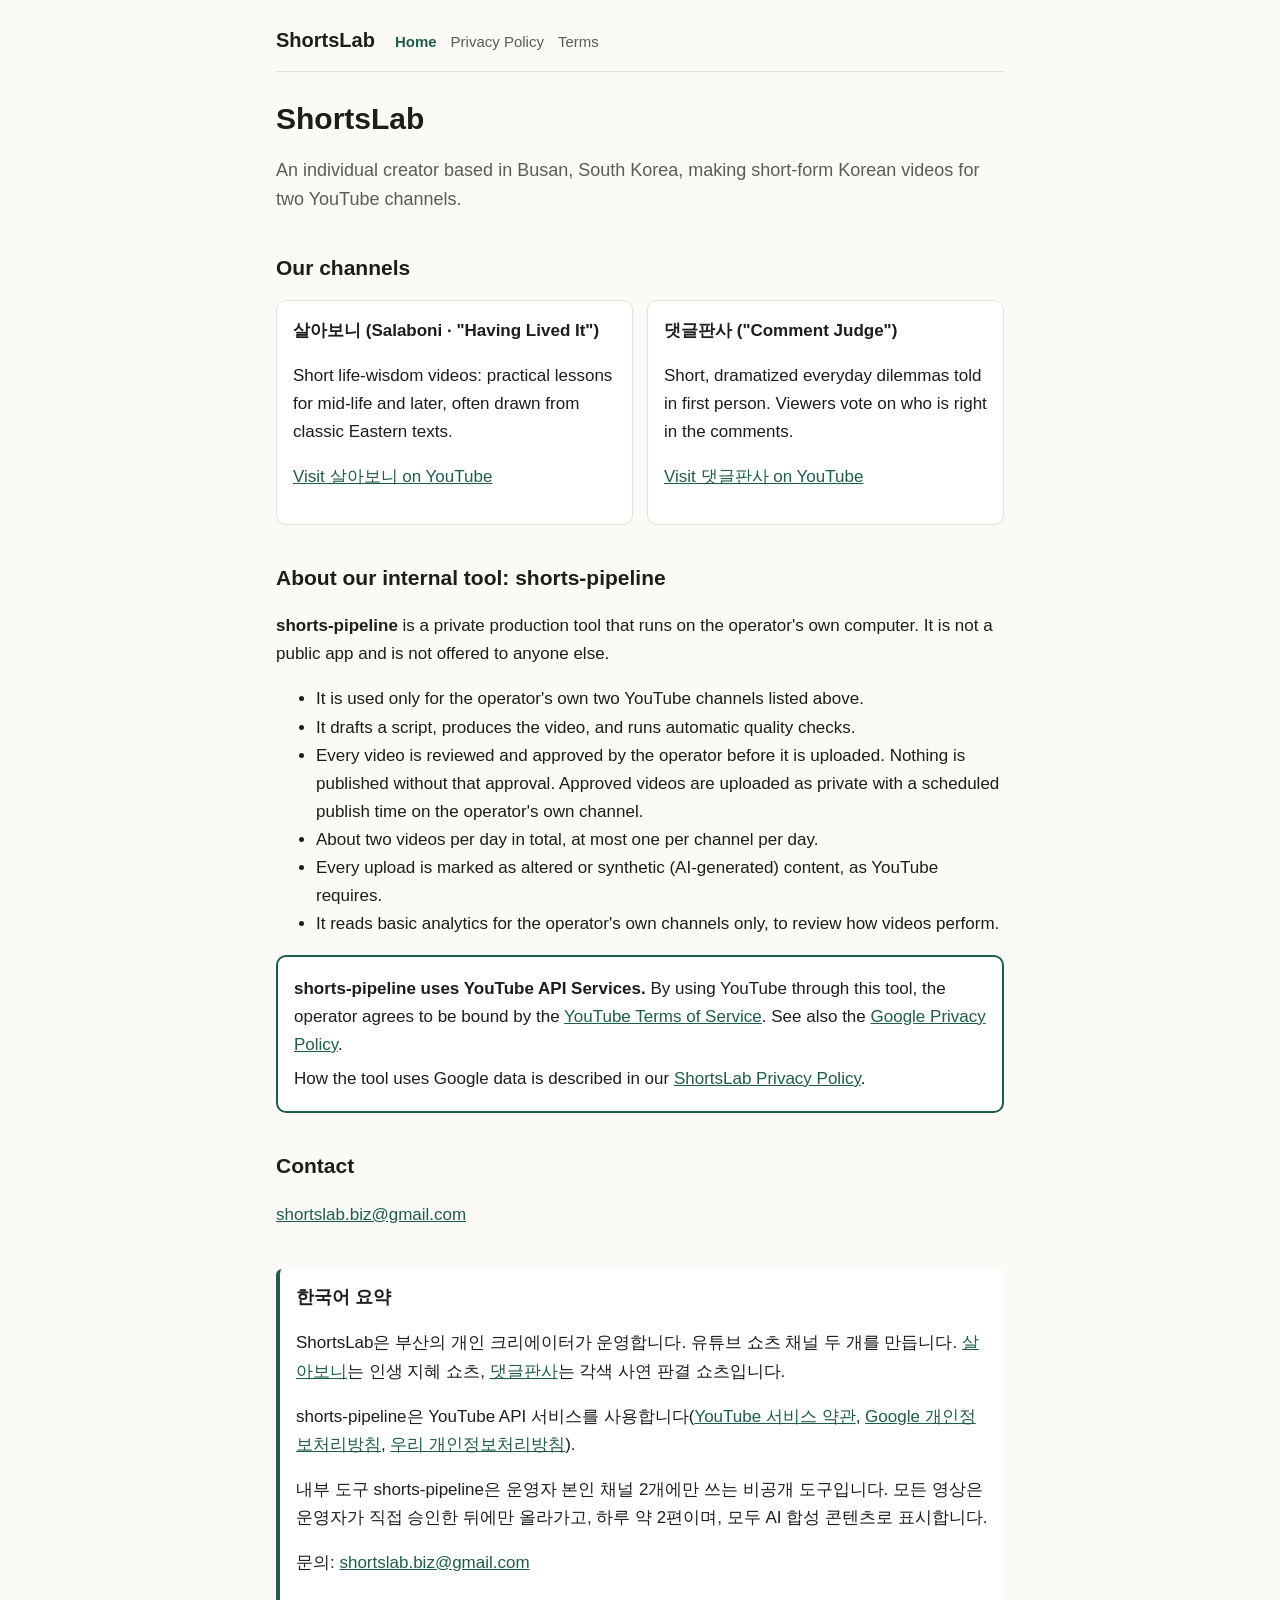
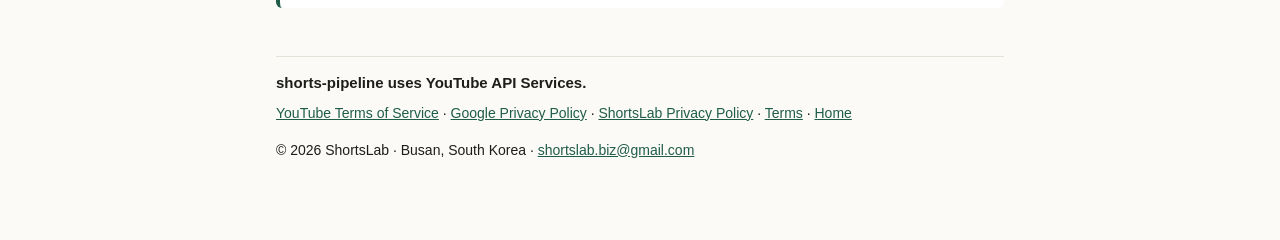
<file: index.html>
<!doctype html>
<html lang="en">
<head>
<meta charset="utf-8">
<meta name="viewport" content="width=device-width, initial-scale=1">
<title>ShortsLab</title>
<meta name="description" content="ShortsLab: an individual creator in Busan running two YouTube Shorts channels, 살아보니 and 댓글판사.">
<link rel="stylesheet" href="style.css">
</head>
<body>
<div class="wrap">
<header class="site"><a class="brand" href="./">ShortsLab</a>
<nav><a href="./" aria-current="page">Home</a><a href="privacy.html">Privacy Policy</a><a href="terms.html">Terms</a></nav></header>

<h1>ShortsLab</h1>
<p class="lead">An individual creator based in Busan, South Korea, making short-form Korean videos for two YouTube channels.</p>

<h2>Our channels</h2>
<div class="cards">
 <div class="card"><h3>살아보니 (Salaboni · "Having Lived It")</h3>
 <p>Short life-wisdom videos: practical lessons for mid-life and later, often drawn from classic Eastern texts.</p>
 <p><a href="https://www.youtube.com/channel/UCkIPDK-R_WO9f6b4dHtTcPg">Visit 살아보니 on YouTube</a></p></div>
 <div class="card"><h3>댓글판사 ("Comment Judge")</h3>
 <p>Short, dramatized everyday dilemmas told in first person. Viewers vote on who is right in the comments.</p>
 <p><a href="https://www.youtube.com/channel/UCrkd5T1YoxDM_OYnuFrQSUw">Visit 댓글판사 on YouTube</a></p></div>
</div>

<h2>About our internal tool: shorts-pipeline</h2>
<p><strong>shorts-pipeline</strong> is a private production tool that runs on the operator's own computer. It is not a public app and is not offered to anyone else.</p>
<ul>
 <li>It is used only for the operator's own two YouTube channels listed above.</li>
 <li>It drafts a script, produces the video, and runs automatic quality checks.</li>
 <li>Every video is reviewed and approved by the operator before it is uploaded. Nothing is published without that approval. Approved videos are uploaded as private with a scheduled publish time on the operator's own channel.</li>
 <li>About two videos per day in total, at most one per channel per day.</li>
 <li>Every upload is marked as altered or synthetic (AI-generated) content, as YouTube requires.</li>
 <li>It reads basic analytics for the operator's own channels only, to review how videos perform.</li>
</ul>
<div class="notice">
<p><strong>shorts-pipeline uses YouTube API Services.</strong> By using YouTube through this tool, the operator agrees to be bound by the <a href="https://www.youtube.com/t/terms">YouTube Terms of Service</a>. See also the <a href="https://policies.google.com/privacy">Google Privacy Policy</a>.</p>
<p>How the tool uses Google data is described in our <a href="privacy.html">ShortsLab Privacy Policy</a>.</p>
</div>

<h2>Contact</h2>
<p><a href="mailto:shortslab.biz@gmail.com">shortslab.biz@gmail.com</a></p>

<section class="ko" lang="ko">
<h2>한국어 요약</h2>
<p>ShortsLab은 부산의 개인 크리에이터가 운영합니다. 유튜브 쇼츠 채널 두 개를 만듭니다. <a href="https://www.youtube.com/channel/UCkIPDK-R_WO9f6b4dHtTcPg">살아보니</a>는 인생 지혜 쇼츠, <a href="https://www.youtube.com/channel/UCrkd5T1YoxDM_OYnuFrQSUw">댓글판사</a>는 각색 사연 판결 쇼츠입니다.</p>
<p>shorts-pipeline은 YouTube API 서비스를 사용합니다(<a href="https://www.youtube.com/t/terms">YouTube 서비스 약관</a>, <a href="https://policies.google.com/privacy">Google 개인정보처리방침</a>, <a href="privacy.html">우리 개인정보처리방침</a>).</p>
<p>내부 도구 shorts-pipeline은 운영자 본인 채널 2개에만 쓰는 비공개 도구입니다. 모든 영상은 운영자가 직접 승인한 뒤에만 올라가고, 하루 약 2편이며, 모두 AI 합성 콘텐츠로 표시합니다.</p>
<p>문의: <a href="mailto:shortslab.biz@gmail.com">shortslab.biz@gmail.com</a></p>
</section>

<footer>
<p class="api-note"><strong>shorts-pipeline uses YouTube API Services.</strong></p>
<p class="links"><a href="https://www.youtube.com/t/terms">YouTube Terms of Service</a> · <a href="https://policies.google.com/privacy">Google Privacy Policy</a> · <a href="privacy.html">ShortsLab Privacy Policy</a> · <a href="terms.html">Terms</a> · <a href="./">Home</a></p>
<p>© 2026 ShortsLab · Busan, South Korea · <a href="mailto:shortslab.biz@gmail.com">shortslab.biz@gmail.com</a></p>
</footer>
</div>
</body>
</html>
</file>
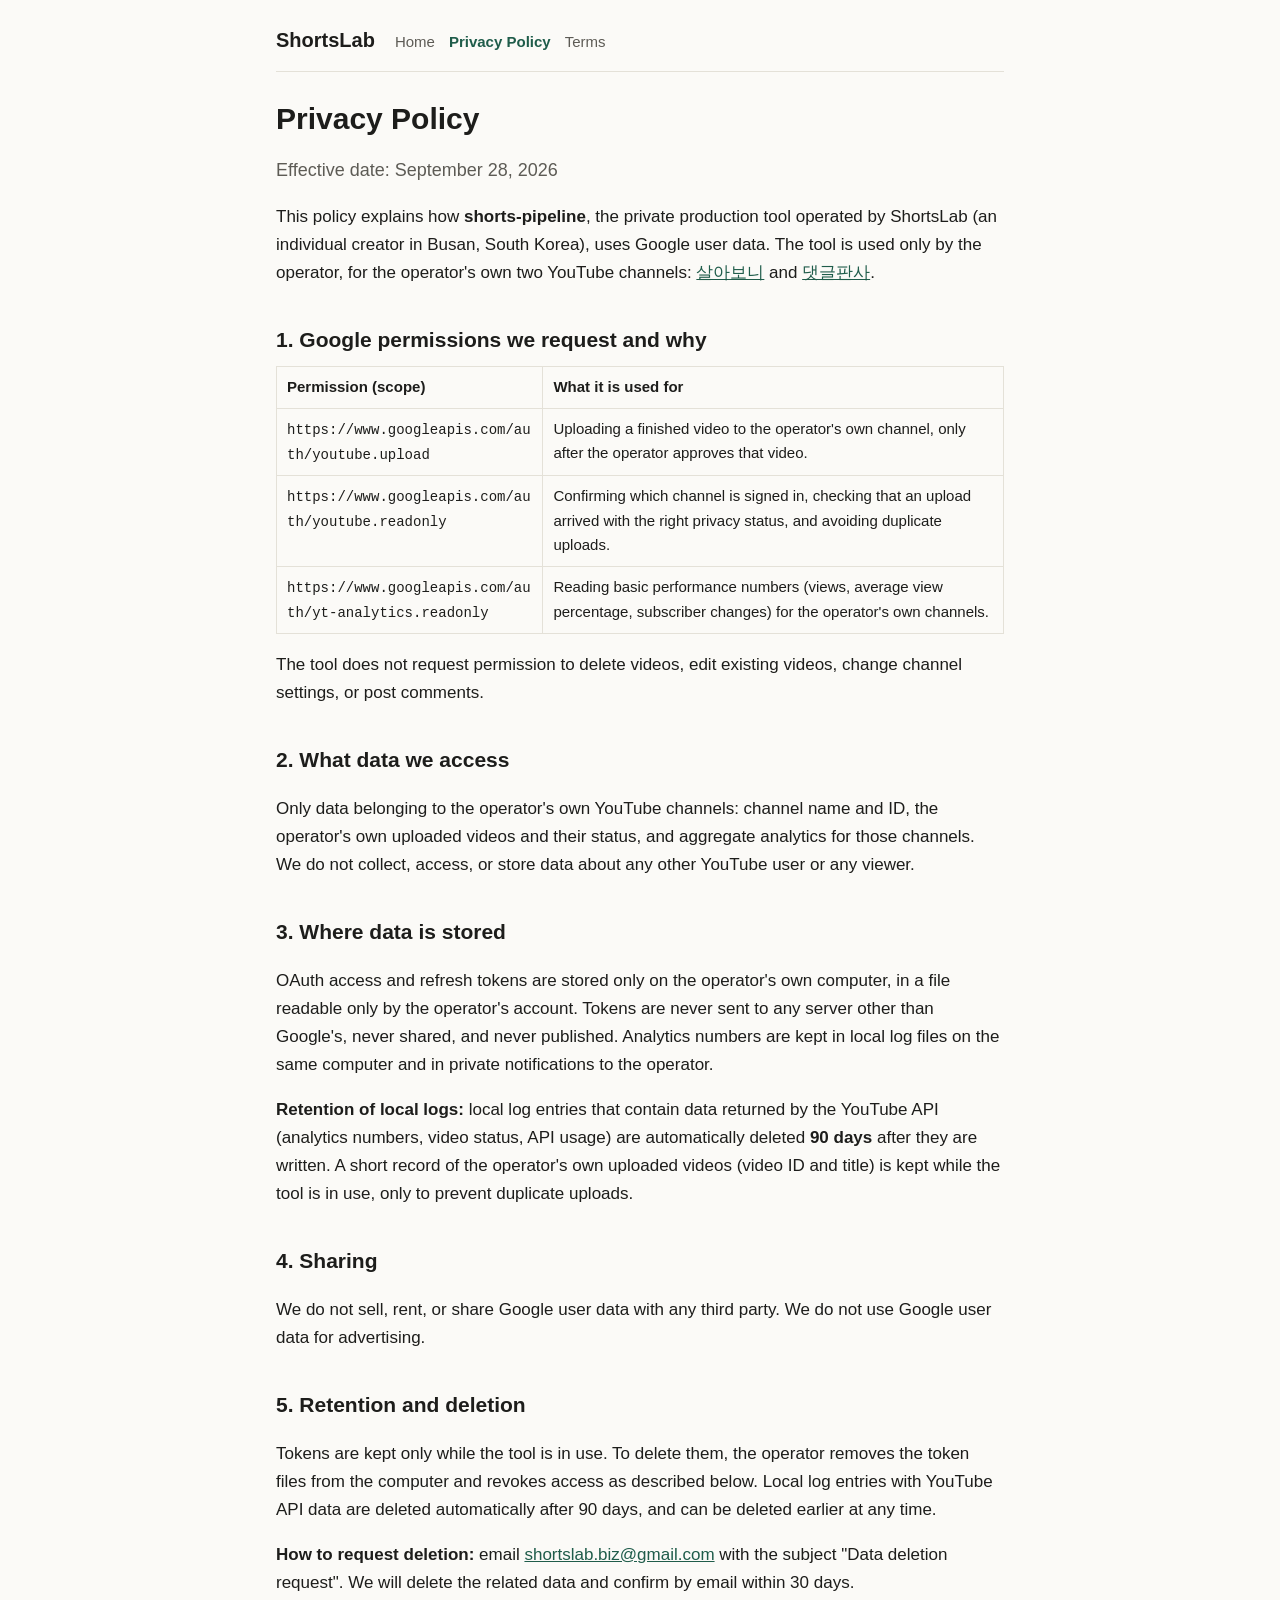
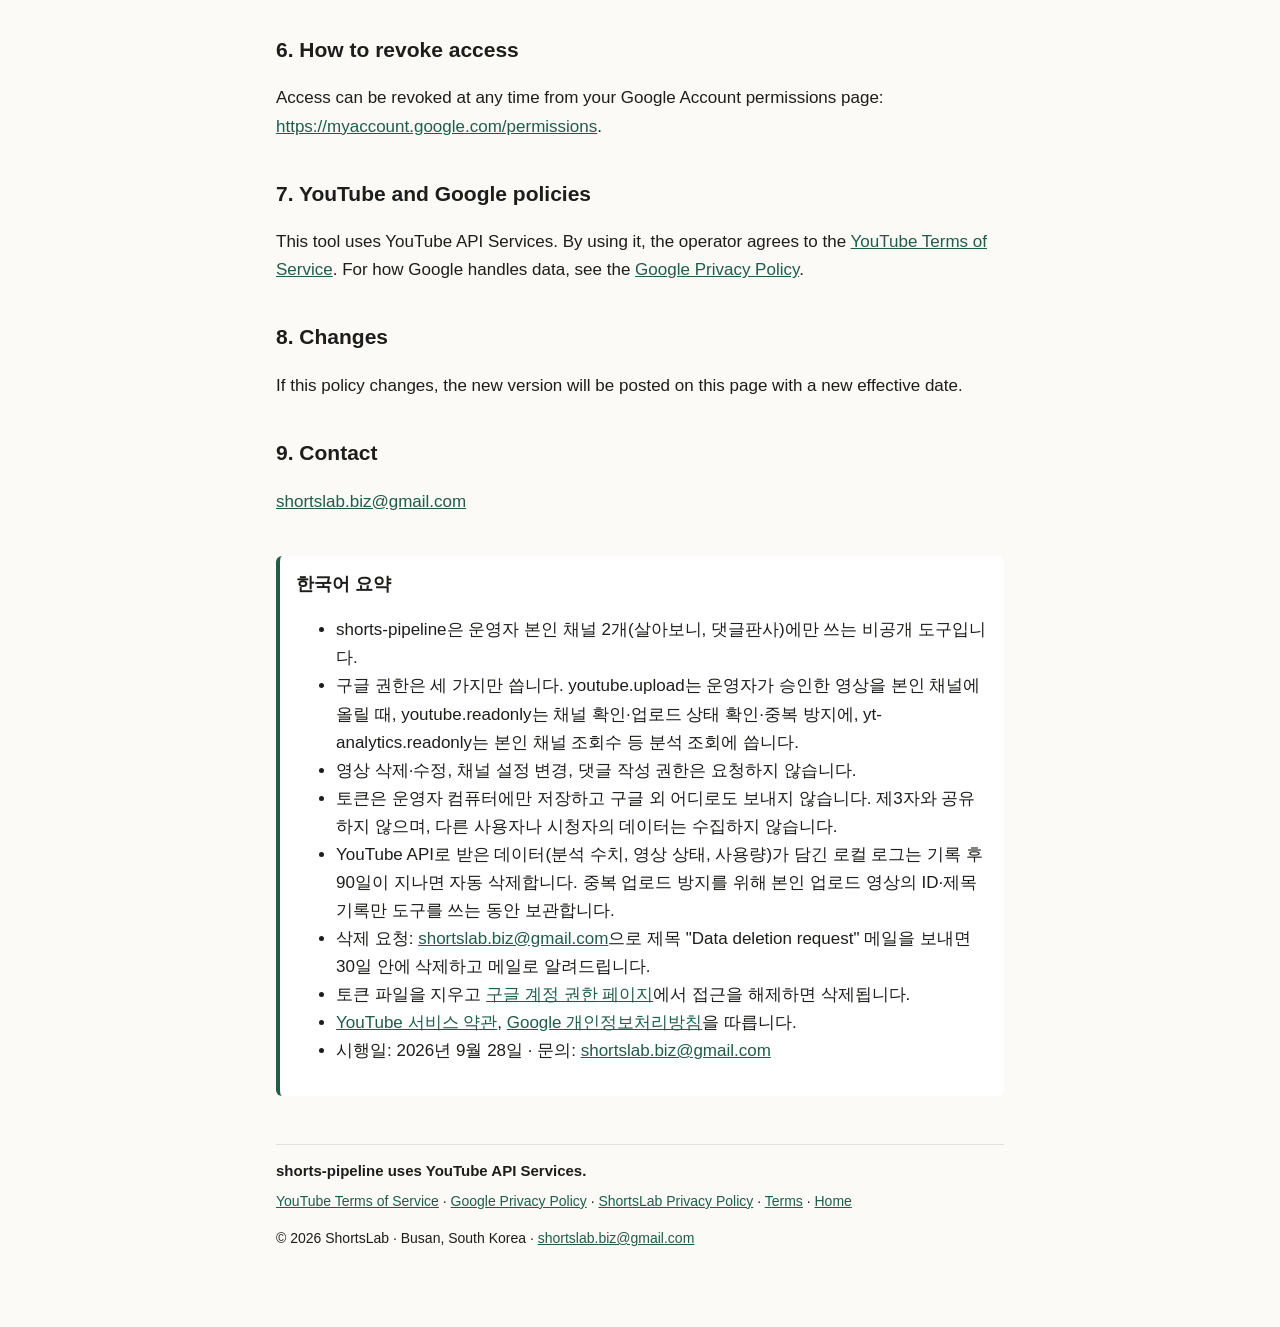
<file: privacy.html>
<!doctype html>
<html lang="en">
<head>
<meta charset="utf-8">
<meta name="viewport" content="width=device-width, initial-scale=1">
<title>Privacy Policy · ShortsLab</title>
<link rel="stylesheet" href="style.css">
</head>
<body>
<div class="wrap">
<header class="site"><a class="brand" href="./">ShortsLab</a>
<nav><a href="./">Home</a><a href="privacy.html" aria-current="page">Privacy Policy</a><a href="terms.html">Terms</a></nav></header>

<h1>Privacy Policy</h1>
<p class="lead">Effective date: September 28, 2026</p>

<p>This policy explains how <strong>shorts-pipeline</strong>, the private production tool operated by ShortsLab (an individual creator in Busan, South Korea), uses Google user data. The tool is used only by the operator, for the operator's own two YouTube channels: <a href="https://www.youtube.com/channel/UCkIPDK-R_WO9f6b4dHtTcPg">살아보니</a> and <a href="https://www.youtube.com/channel/UCrkd5T1YoxDM_OYnuFrQSUw">댓글판사</a>.</p>

<h2>1. Google permissions we request and why</h2>
<div class="tablewrap"><table>
<tr><th>Permission (scope)</th><th>What it is used for</th></tr>
<tr><td><code>https://www.googleapis.com/auth/youtube.upload</code></td><td>Uploading a finished video to the operator's own channel, only after the operator approves that video.</td></tr>
<tr><td><code>https://www.googleapis.com/auth/youtube.readonly</code></td><td>Confirming which channel is signed in, checking that an upload arrived with the right privacy status, and avoiding duplicate uploads.</td></tr>
<tr><td><code>https://www.googleapis.com/auth/yt-analytics.readonly</code></td><td>Reading basic performance numbers (views, average view percentage, subscriber changes) for the operator's own channels.</td></tr>
</table></div>
<p>The tool does not request permission to delete videos, edit existing videos, change channel settings, or post comments.</p>

<h2>2. What data we access</h2>
<p>Only data belonging to the operator's own YouTube channels: channel name and ID, the operator's own uploaded videos and their status, and aggregate analytics for those channels. We do not collect, access, or store data about any other YouTube user or any viewer.</p>

<h2>3. Where data is stored</h2>
<p>OAuth access and refresh tokens are stored only on the operator's own computer, in a file readable only by the operator's account. Tokens are never sent to any server other than Google's, never shared, and never published. Analytics numbers are kept in local log files on the same computer and in private notifications to the operator.</p>
<p><strong>Retention of local logs:</strong> local log entries that contain data returned by the YouTube API (analytics numbers, video status, API usage) are automatically deleted <strong>90 days</strong> after they are written. A short record of the operator's own uploaded videos (video ID and title) is kept while the tool is in use, only to prevent duplicate uploads.</p>

<h2>4. Sharing</h2>
<p>We do not sell, rent, or share Google user data with any third party. We do not use Google user data for advertising.</p>

<h2>5. Retention and deletion</h2>
<p>Tokens are kept only while the tool is in use. To delete them, the operator removes the token files from the computer and revokes access as described below. Local log entries with YouTube API data are deleted automatically after 90 days, and can be deleted earlier at any time.</p>
<p><strong>How to request deletion:</strong> email <a href="mailto:shortslab.biz@gmail.com">shortslab.biz@gmail.com</a> with the subject "Data deletion request". We will delete the related data and confirm by email within 30 days.</p>

<h2>6. How to revoke access</h2>
<p>Access can be revoked at any time from your Google Account permissions page: <a href="https://myaccount.google.com/permissions">https://myaccount.google.com/permissions</a>.</p>

<h2>7. YouTube and Google policies</h2>
<p>This tool uses YouTube API Services. By using it, the operator agrees to the <a href="https://www.youtube.com/t/terms">YouTube Terms of Service</a>. For how Google handles data, see the <a href="https://policies.google.com/privacy">Google Privacy Policy</a>.</p>

<h2>8. Changes</h2>
<p>If this policy changes, the new version will be posted on this page with a new effective date.</p>

<h2>9. Contact</h2>
<p><a href="mailto:shortslab.biz@gmail.com">shortslab.biz@gmail.com</a></p>

<section class="ko" lang="ko">
<h2>한국어 요약</h2>
<ul>
<li>shorts-pipeline은 운영자 본인 채널 2개(살아보니, 댓글판사)에만 쓰는 비공개 도구입니다.</li>
<li>구글 권한은 세 가지만 씁니다. youtube.upload는 운영자가 승인한 영상을 본인 채널에 올릴 때, youtube.readonly는 채널 확인·업로드 상태 확인·중복 방지에, yt-analytics.readonly는 본인 채널 조회수 등 분석 조회에 씁니다.</li>
<li>영상 삭제·수정, 채널 설정 변경, 댓글 작성 권한은 요청하지 않습니다.</li>
<li>토큰은 운영자 컴퓨터에만 저장하고 구글 외 어디로도 보내지 않습니다. 제3자와 공유하지 않으며, 다른 사용자나 시청자의 데이터는 수집하지 않습니다.</li>
<li>YouTube API로 받은 데이터(분석 수치, 영상 상태, 사용량)가 담긴 로컬 로그는 기록 후 90일이 지나면 자동 삭제합니다. 중복 업로드 방지를 위해 본인 업로드 영상의 ID·제목 기록만 도구를 쓰는 동안 보관합니다.</li>
<li>삭제 요청: <a href="mailto:shortslab.biz@gmail.com">shortslab.biz@gmail.com</a>으로 제목 "Data deletion request" 메일을 보내면 30일 안에 삭제하고 메일로 알려드립니다.</li>
<li>토큰 파일을 지우고 <a href="https://myaccount.google.com/permissions">구글 계정 권한 페이지</a>에서 접근을 해제하면 삭제됩니다.</li>
<li><a href="https://www.youtube.com/t/terms">YouTube 서비스 약관</a>, <a href="https://policies.google.com/privacy">Google 개인정보처리방침</a>을 따릅니다.</li>
<li>시행일: 2026년 9월 28일 · 문의: <a href="mailto:shortslab.biz@gmail.com">shortslab.biz@gmail.com</a></li>
</ul>
</section>

<footer>
<p class="api-note"><strong>shorts-pipeline uses YouTube API Services.</strong></p>
<p class="links"><a href="https://www.youtube.com/t/terms">YouTube Terms of Service</a> · <a href="https://policies.google.com/privacy">Google Privacy Policy</a> · <a href="privacy.html">ShortsLab Privacy Policy</a> · <a href="terms.html">Terms</a> · <a href="./">Home</a></p>
<p>© 2026 ShortsLab · Busan, South Korea · <a href="mailto:shortslab.biz@gmail.com">shortslab.biz@gmail.com</a></p>
</footer>
</div>
</body>
</html>
</file>
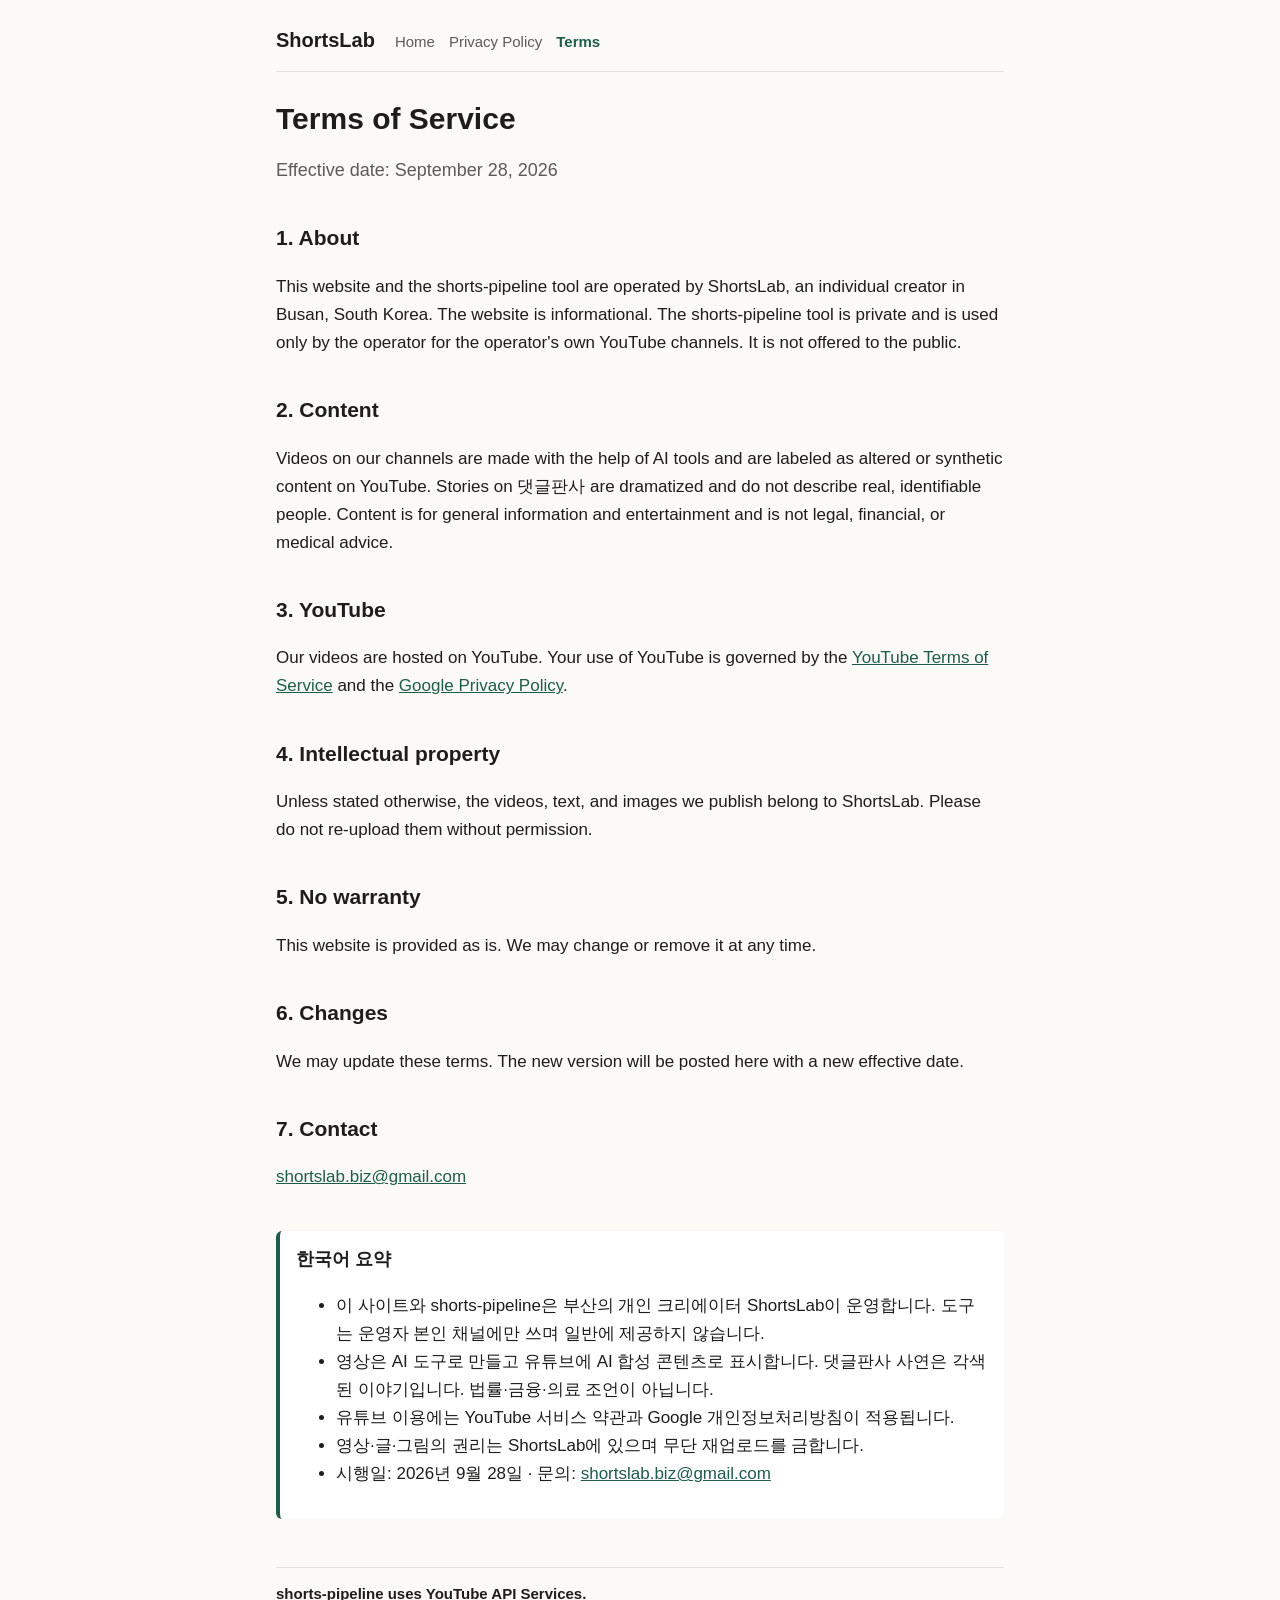
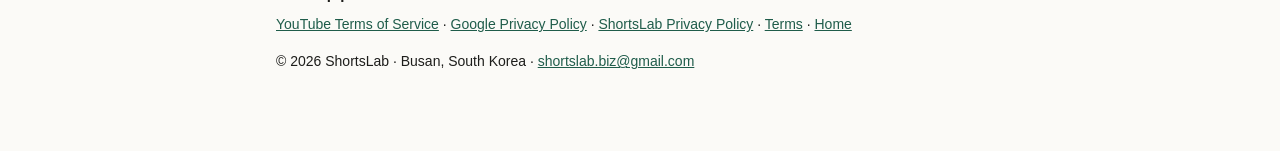
<file: terms.html>
<!doctype html>
<html lang="en">
<head>
<meta charset="utf-8">
<meta name="viewport" content="width=device-width, initial-scale=1">
<title>Terms of Service · ShortsLab</title>
<link rel="stylesheet" href="style.css">
</head>
<body>
<div class="wrap">
<header class="site"><a class="brand" href="./">ShortsLab</a>
<nav><a href="./">Home</a><a href="privacy.html">Privacy Policy</a><a href="terms.html" aria-current="page">Terms</a></nav></header>

<h1>Terms of Service</h1>
<p class="lead">Effective date: September 28, 2026</p>

<h2>1. About</h2>
<p>This website and the shorts-pipeline tool are operated by ShortsLab, an individual creator in Busan, South Korea. The website is informational. The shorts-pipeline tool is private and is used only by the operator for the operator's own YouTube channels. It is not offered to the public.</p>

<h2>2. Content</h2>
<p>Videos on our channels are made with the help of AI tools and are labeled as altered or synthetic content on YouTube. Stories on 댓글판사 are dramatized and do not describe real, identifiable people. Content is for general information and entertainment and is not legal, financial, or medical advice.</p>

<h2>3. YouTube</h2>
<p>Our videos are hosted on YouTube. Your use of YouTube is governed by the <a href="https://www.youtube.com/t/terms">YouTube Terms of Service</a> and the <a href="https://policies.google.com/privacy">Google Privacy Policy</a>.</p>

<h2>4. Intellectual property</h2>
<p>Unless stated otherwise, the videos, text, and images we publish belong to ShortsLab. Please do not re-upload them without permission.</p>

<h2>5. No warranty</h2>
<p>This website is provided as is. We may change or remove it at any time.</p>

<h2>6. Changes</h2>
<p>We may update these terms. The new version will be posted here with a new effective date.</p>

<h2>7. Contact</h2>
<p><a href="mailto:shortslab.biz@gmail.com">shortslab.biz@gmail.com</a></p>

<section class="ko" lang="ko">
<h2>한국어 요약</h2>
<ul>
<li>이 사이트와 shorts-pipeline은 부산의 개인 크리에이터 ShortsLab이 운영합니다. 도구는 운영자 본인 채널에만 쓰며 일반에 제공하지 않습니다.</li>
<li>영상은 AI 도구로 만들고 유튜브에 AI 합성 콘텐츠로 표시합니다. 댓글판사 사연은 각색된 이야기입니다. 법률·금융·의료 조언이 아닙니다.</li>
<li>유튜브 이용에는 YouTube 서비스 약관과 Google 개인정보처리방침이 적용됩니다.</li>
<li>영상·글·그림의 권리는 ShortsLab에 있으며 무단 재업로드를 금합니다.</li>
<li>시행일: 2026년 9월 28일 · 문의: <a href="mailto:shortslab.biz@gmail.com">shortslab.biz@gmail.com</a></li>
</ul>
</section>

<footer>
<p class="api-note"><strong>shorts-pipeline uses YouTube API Services.</strong></p>
<p class="links"><a href="https://www.youtube.com/t/terms">YouTube Terms of Service</a> · <a href="https://policies.google.com/privacy">Google Privacy Policy</a> · <a href="privacy.html">ShortsLab Privacy Policy</a> · <a href="terms.html">Terms</a> · <a href="./">Home</a></p>
<p>© 2026 ShortsLab · Busan, South Korea · <a href="mailto:shortslab.biz@gmail.com">shortslab.biz@gmail.com</a></p>
</footer>
</div>
</body>
</html>
</file>
<file: style.css>
:root{--bg:#fbfaf7;--fg:#1d1d1b;--muted:#5d5b55;--line:#e4e1d8;--accent:#1f5c4a;--card:#ffffff}
@media (prefers-color-scheme:dark){:root{--bg:#161615;--fg:#ecebe6;--muted:#a9a69d;--line:#2e2d2a;--accent:#7fc4ae;--card:#1e1e1c}}
*{box-sizing:border-box}
html{-webkit-text-size-adjust:100%}
body{margin:0;background:var(--bg);color:var(--fg);font:17px/1.65 -apple-system,BlinkMacSystemFont,"Apple SD Gothic Neo","Noto Sans KR","Segoe UI",Roboto,sans-serif}
.wrap{max-width:760px;margin:0 auto;padding:24px 16px 64px}
header.site{display:flex;flex-wrap:wrap;gap:8px 20px;align-items:baseline;border-bottom:1px solid var(--line);padding-bottom:14px;margin-bottom:28px}
header.site .brand{font-weight:700;font-size:20px;color:var(--fg);text-decoration:none}
nav a{color:var(--muted);text-decoration:none;margin-right:14px;font-size:15px}
nav a[aria-current]{color:var(--accent);font-weight:600}
h1{font-size:30px;line-height:1.25;margin:0 0 10px}
h2{font-size:21px;margin:36px 0 8px}
h3{font-size:17px;margin:22px 0 6px}
p,li{color:var(--fg)}
.lead{color:var(--muted);font-size:18px}
a{color:var(--accent)}
.cards{display:grid;gap:14px;grid-template-columns:repeat(auto-fit,minmax(240px,1fr));margin:14px 0}
.card{background:var(--card);border:1px solid var(--line);border-radius:10px;padding:16px}
.card h3{margin-top:0}
.ko{background:var(--card);border-left:4px solid var(--accent);border-radius:6px;padding:14px 16px;margin-top:40px}
.ko h2{margin-top:0;font-size:18px}
table{border-collapse:collapse;width:100%;font-size:15px}
th,td{border:1px solid var(--line);padding:8px 10px;text-align:left;vertical-align:top}
.tablewrap{overflow-x:auto}
code{font-size:14px;overflow-wrap:anywhere}
footer{margin-top:48px;border-top:1px solid var(--line);padding-top:14px;color:var(--muted);font-size:14px}
img{max-width:100%;height:auto}
.notice{background:var(--card);border:2px solid var(--accent);border-radius:10px;padding:12px 16px;margin:16px 0}
.notice p{margin:6px 0}
footer .api-note{color:var(--fg);font-size:15px;margin:0 0 6px}
footer .links{margin:0 0 6px}
</file>
